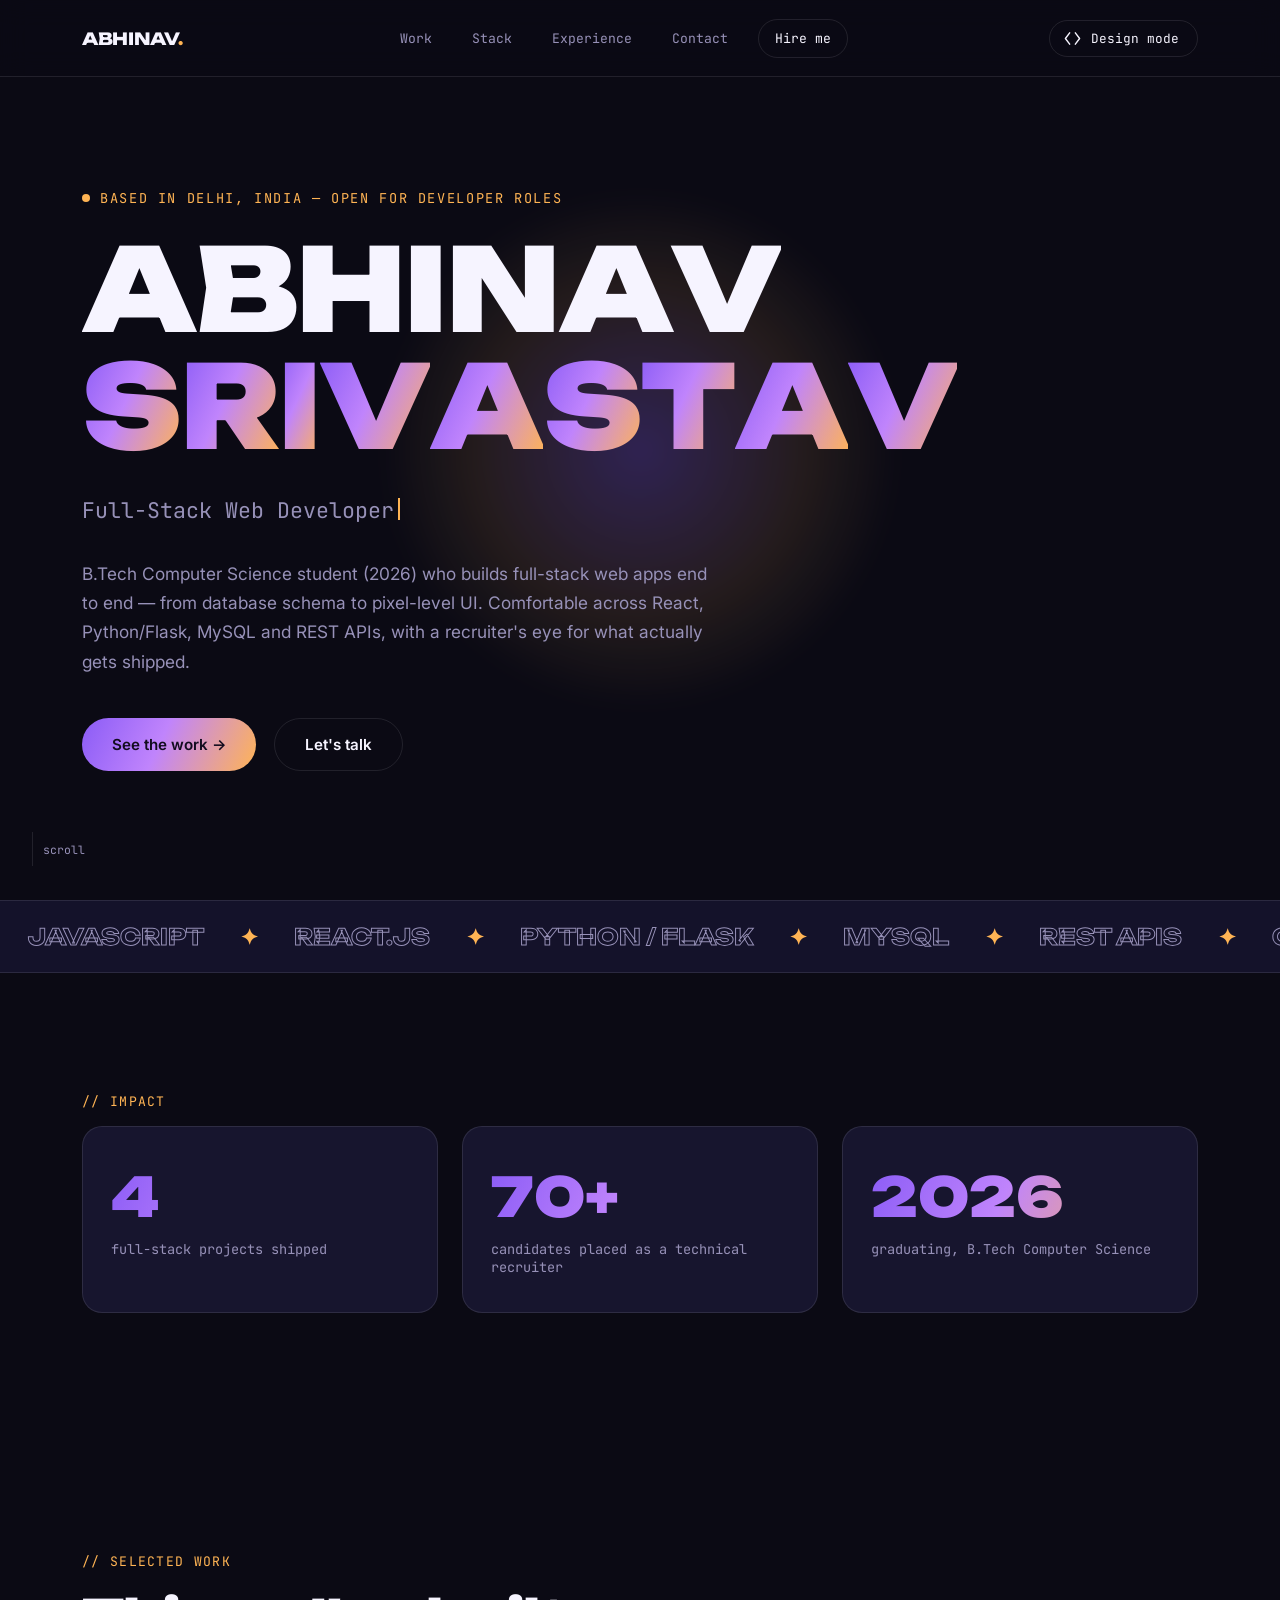
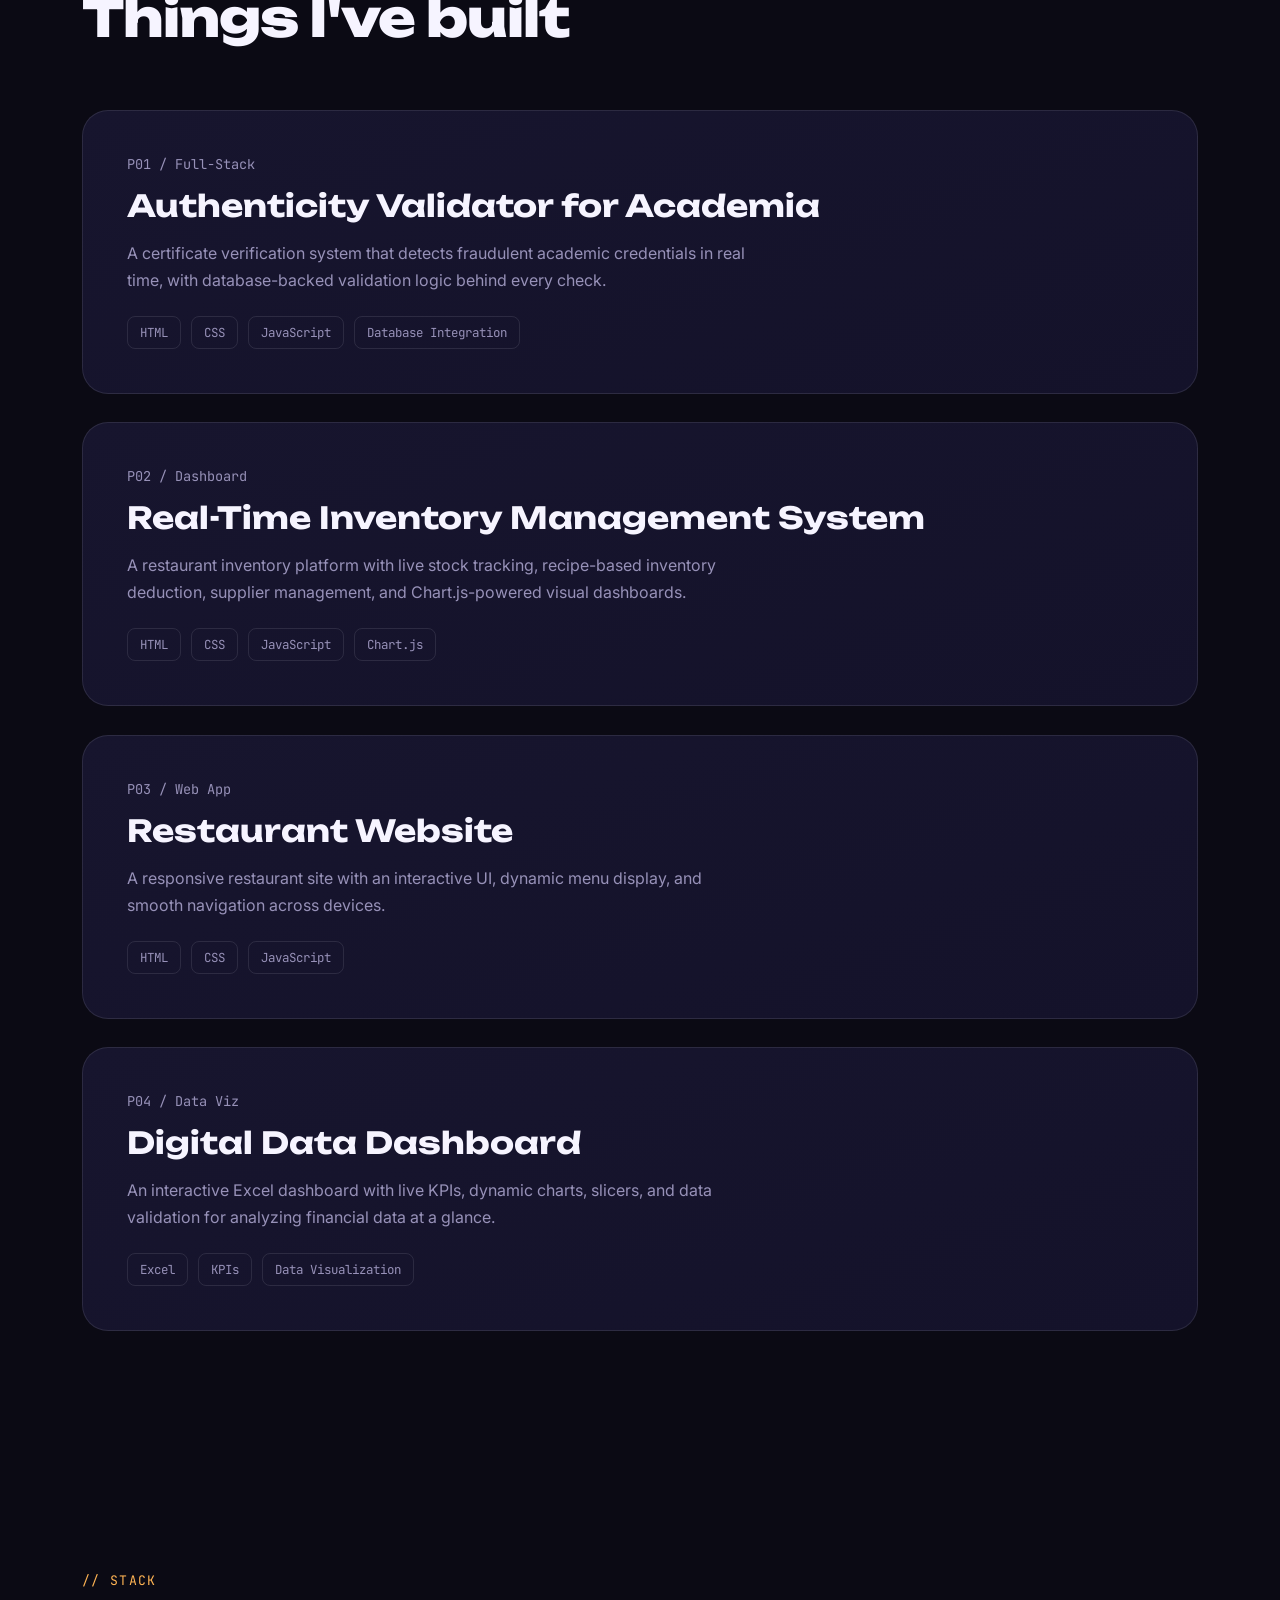
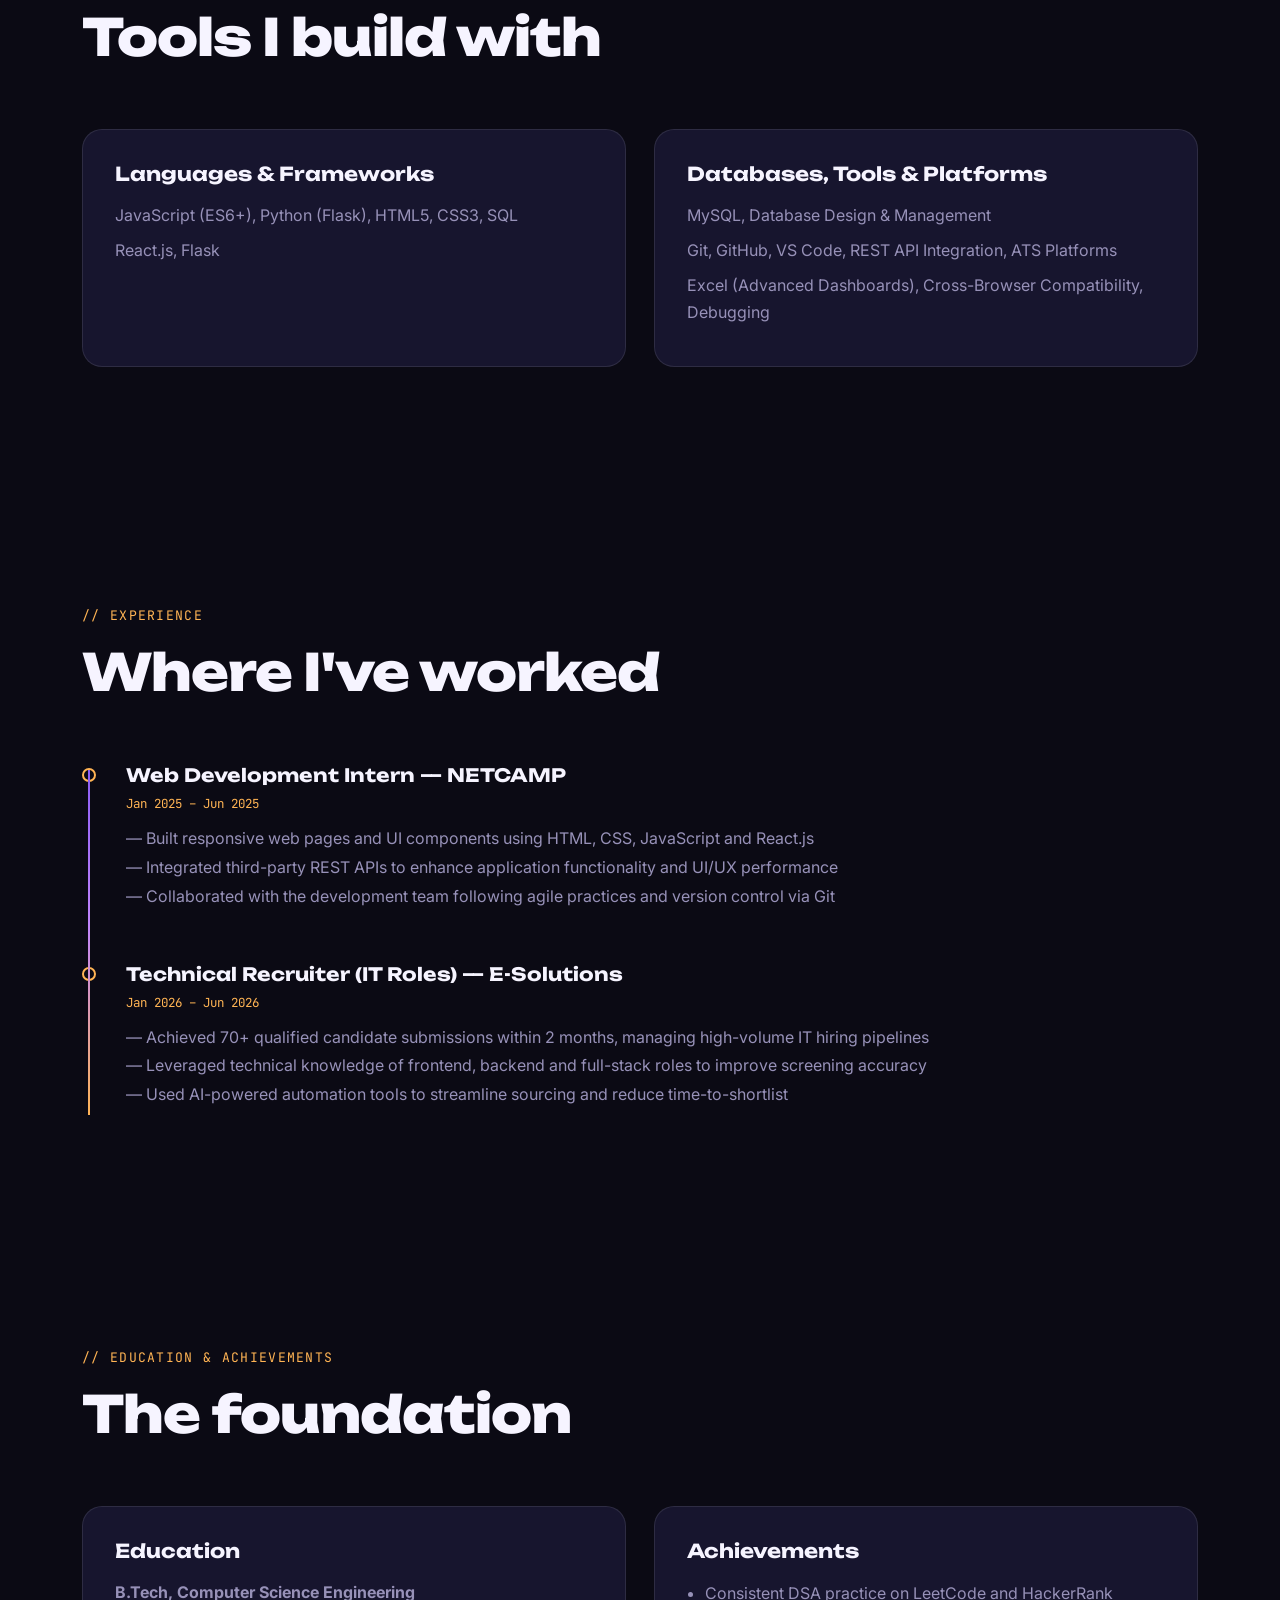
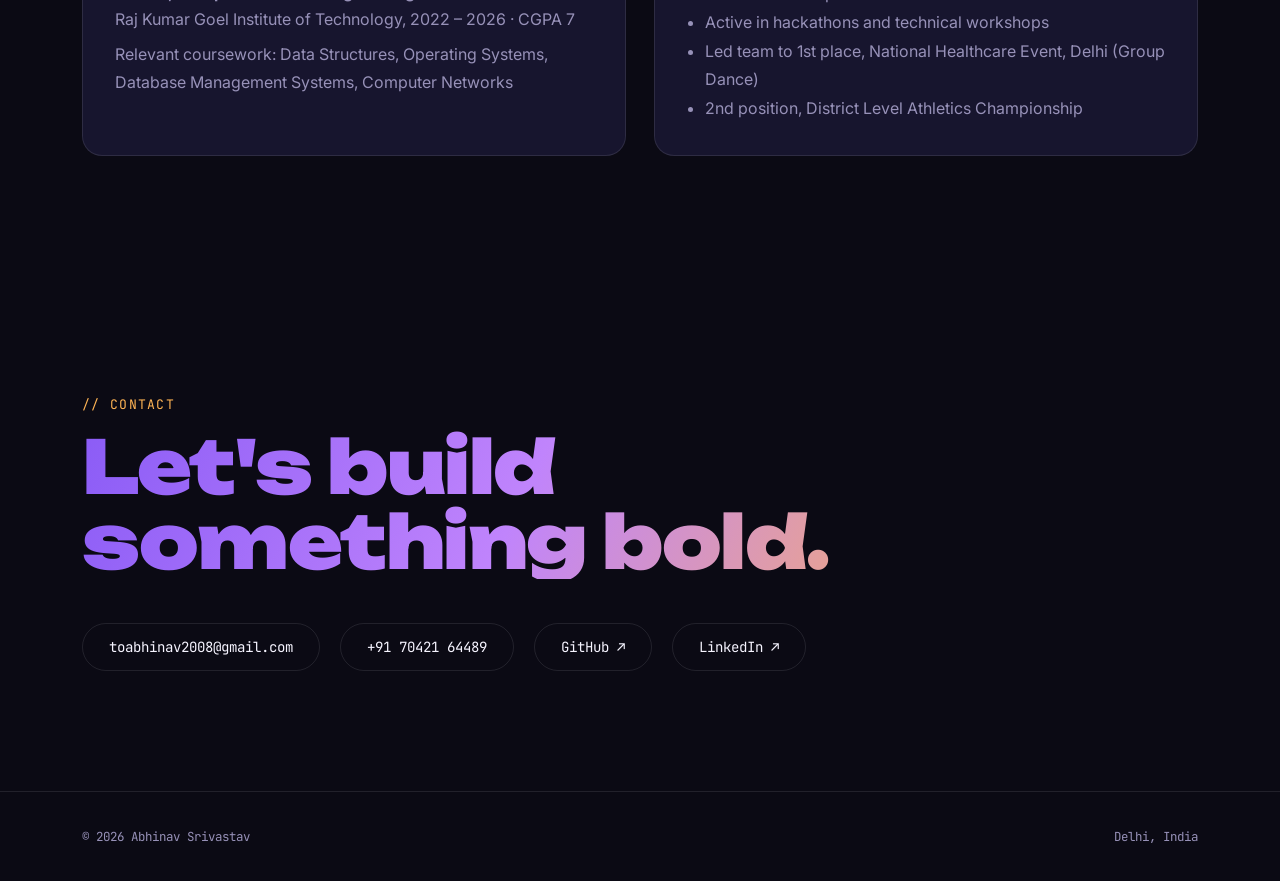
<file: index.html>
<!DOCTYPE html>
<html lang="en">
<head>
<meta charset="UTF-8">
<meta name="viewport" content="width=device-width, initial-scale=1.0">
<title>Abhinav Srivastav — Web Developer & Graphic Designer</title>
<link rel="stylesheet" href="style.css">
</head>
<body data-mode="dev">

<div id="cursor-glow"></div>
<div id="reg-cursor" aria-hidden="true">
  <span class="reg-ring reg-c"></span>
  <span class="reg-ring reg-m"></span>
  <span class="reg-ring reg-y"></span>
  <span class="reg-cross"></span>
</div>

<!-- printing-press mode transition -->
<div id="mode-transition" aria-hidden="true">
  <div class="press-bar bar-c"></div>
  <div class="press-bar bar-m"></div>
  <div class="press-bar bar-y"></div>
  <div class="press-bar bar-k"></div>
</div>

<nav>
  <div class="wrap">
    <div class="logo">ABHINAV<span>.</span></div>

    <div class="navlinks navlinks-dev">
      <a href="#work">Work</a>
      <a href="#stack">Stack</a>
      <a href="#experience">Experience</a>
      <a href="#contact">Contact</a>
      <a href="mailto:toabhinav2008@gmail.com" class="resume-btn">Hire me</a>
    </div>

    <div class="navlinks navlinks-design">
      <a href="#d-work">Work</a>
      <a href="#d-craft">Craft</a>
      <a href="#d-process">Process</a>
      <a href="#d-contact">Contact</a>
      <a href="mailto:toabhinav2008@gmail.com" class="resume-btn">Hire me</a>
    </div>

    <button id="mode-toggle" class="mode-toggle" type="button" aria-label="Switch to graphic design portfolio">
      <svg class="toggle-icon icon-code" viewBox="0 0 24 24" fill="none"><path d="M8 4L2 12L8 20" stroke="currentColor" stroke-width="2" stroke-linecap="round" stroke-linejoin="round"/><path d="M16 4L22 12L16 20" stroke="currentColor" stroke-width="2" stroke-linecap="round" stroke-linejoin="round"/></svg>
      <svg class="toggle-icon icon-brush" viewBox="0 0 24 24" fill="none"><path d="M4 20c0-3 2-5 5-5s5 2 5 5" stroke="currentColor" stroke-width="2" stroke-linecap="round"/><path d="M9.5 15L18 4.5c.8-1 2.3-1 3 0 .8 1 .6 2.4-.4 3.2L11 15" stroke="currentColor" stroke-width="2" stroke-linecap="round" stroke-linejoin="round"/><circle cx="7" cy="19" r="1.4" fill="currentColor"/></svg>
      <span class="toggle-label">
        <span class="toggle-word word-design">Design mode</span>
        <span class="toggle-word word-dev">Dev mode</span>
      </span>
    </button>
  </div>
</nav>

<div id="dev-view" class="view is-active">

<header class="hero">
  <div class="wrap">
    <div class="hero-eyebrow">based in delhi, india — open for developer roles</div>

    <h1 class="kinetic" id="kinetic-title" aria-label="Abhinav Srivastav"></h1>

    <div class="role-line"><span id="role-text"></span><span class="cursor-blink"></span></div>

    <p class="hero-sub">B.Tech Computer Science student (2026) who builds full-stack web apps end to end — from database schema to pixel-level UI. Comfortable across React, Python/Flask, MySQL and REST APIs, with a recruiter's eye for what actually gets shipped.</p>

    <div class="hero-cta">
      <a href="#work" class="btn btn-primary">See the work →</a>
      <a href="#contact" class="btn btn-ghost">Let's talk</a>
    </div>
  </div>
  <div class="scroll-hint"><div class="bar"></div>scroll</div>
</header>

<div class="marquee-band">
  <div class="marquee-track" id="marquee-track">
    <!-- filled by JS: duplicated for seamless loop -->
  </div>
</div>

<section id="impact">
  <div class="wrap">
    <div class="section-label reveal">// impact</div>
    <div class="stats-grid reveal">
      <div class="stat-card">
        <div class="stat-num" data-count="4">0</div>
        <div class="stat-label">full-stack projects shipped</div>
      </div>
      <div class="stat-card">
        <div class="stat-num" data-count="70" data-suffix="+">0</div>
        <div class="stat-label">candidates placed as a technical recruiter</div>
      </div>
      <div class="stat-card">
        <div class="stat-num" data-count="2026">0</div>
        <div class="stat-label">graduating, B.Tech Computer Science</div>
      </div>
    </div>
  </div>
</section>

<section id="work">
  <div class="wrap">
    <div class="section-label reveal">// selected work</div>
    <h2 class="section-title reveal">Things I've built</h2>

    <div class="project-list">
      <div class="project-card reveal" data-tilt>
        <div class="project-top">
          <div class="project-index">P01 / Full-Stack</div>
        </div>
        <h3>Authenticity Validator for Academia</h3>
        <p>A certificate verification system that detects fraudulent academic credentials in real time, with database-backed validation logic behind every check.</p>
        <div class="tag-row">
          <span class="tag">HTML</span><span class="tag">CSS</span><span class="tag">JavaScript</span><span class="tag">Database Integration</span>
        </div>
      </div>

      <div class="project-card reveal" data-tilt>
        <div class="project-top">
          <div class="project-index">P02 / Dashboard</div>
        </div>
        <h3>Real-Time Inventory Management System</h3>
        <p>A restaurant inventory platform with live stock tracking, recipe-based inventory deduction, supplier management, and Chart.js-powered visual dashboards.</p>
        <div class="tag-row">
          <span class="tag">HTML</span><span class="tag">CSS</span><span class="tag">JavaScript</span><span class="tag">Chart.js</span>
        </div>
      </div>

      <div class="project-card reveal" data-tilt>
        <div class="project-top">
          <div class="project-index">P03 / Web App</div>
        </div>
        <h3>Restaurant Website</h3>
        <p>A responsive restaurant site with an interactive UI, dynamic menu display, and smooth navigation across devices.</p>
        <div class="tag-row">
          <span class="tag">HTML</span><span class="tag">CSS</span><span class="tag">JavaScript</span>
        </div>
      </div>

      <div class="project-card reveal" data-tilt>
        <div class="project-top">
          <div class="project-index">P04 / Data Viz</div>
        </div>
        <h3>Digital Data Dashboard</h3>
        <p>An interactive Excel dashboard with live KPIs, dynamic charts, slicers, and data validation for analyzing financial data at a glance.</p>
        <div class="tag-row">
          <span class="tag">Excel</span><span class="tag">KPIs</span><span class="tag">Data Visualization</span>
        </div>
      </div>
    </div>
  </div>
</section>

<section id="stack">
  <div class="wrap">
    <div class="section-label reveal">// stack</div>
    <h2 class="section-title reveal">Tools I build with</h2>
    <div class="two-col reveal">
      <div class="info-card">
        <h3>Languages & Frameworks</h3>
        <p>JavaScript (ES6+), Python (Flask), HTML5, CSS3, SQL</p>
        <p>React.js, Flask</p>
      </div>
      <div class="info-card">
        <h3>Databases, Tools & Platforms</h3>
        <p>MySQL, Database Design & Management</p>
        <p>Git, GitHub, VS Code, REST API Integration, ATS Platforms</p>
        <p>Excel (Advanced Dashboards), Cross-Browser Compatibility, Debugging</p>
      </div>
    </div>
  </div>
</section>

<section id="experience">
  <div class="wrap">
    <div class="section-label reveal">// experience</div>
    <h2 class="section-title reveal">Where I've worked</h2>

    <div class="timeline reveal">
      <div class="tl-item">
        <div class="tl-dot"></div>
        <h3>Web Development Intern — NETCAMP</h3>
        <div class="tl-date">Jan 2025 – Jun 2025</div>
        <ul>
          <li>Built responsive web pages and UI components using HTML, CSS, JavaScript and React.js</li>
          <li>Integrated third-party REST APIs to enhance application functionality and UI/UX performance</li>
          <li>Collaborated with the development team following agile practices and version control via Git</li>
        </ul>
      </div>
      <div class="tl-item">
        <div class="tl-dot"></div>
        <h3>Technical Recruiter (IT Roles) — E-Solutions</h3>
        <div class="tl-date">Jan 2026 – Jun 2026</div>
        <ul>
          <li>Achieved 70+ qualified candidate submissions within 2 months, managing high-volume IT hiring pipelines</li>
          <li>Leveraged technical knowledge of frontend, backend and full-stack roles to improve screening accuracy</li>
          <li>Used AI-powered automation tools to streamline sourcing and reduce time-to-shortlist</li>
        </ul>
      </div>
    </div>
  </div>
</section>

<section id="education">
  <div class="wrap">
    <div class="section-label reveal">// education & achievements</div>
    <h2 class="section-title reveal">The foundation</h2>
    <div class="two-col reveal">
      <div class="info-card">
        <h3>Education</h3>
        <p><strong>B.Tech, Computer Science Engineering</strong><br>Raj Kumar Goel Institute of Technology, 2022 – 2026 · CGPA 7</p>
        <p>Relevant coursework: Data Structures, Operating Systems, Database Management Systems, Computer Networks</p>
      </div>
      <div class="info-card">
        <h3>Achievements</h3>
        <ul>
          <li>Consistent DSA practice on LeetCode and HackerRank</li>
          <li>Active in hackathons and technical workshops</li>
          <li>Led team to 1st place, National Healthcare Event, Delhi (Group Dance)</li>
          <li>2nd position, District Level Athletics Championship</li>
        </ul>
      </div>
    </div>
  </div>
</section>

<section id="contact" class="contact-section">
  <div class="wrap">
    <div class="section-label reveal">// contact</div>
    <h2 class="contact-headline reveal">Let's build<br>something bold.</h2>
    <div class="contact-links reveal">
      <a href="mailto:toabhinav2008@gmail.com">toabhinav2008@gmail.com</a>
      <a href="tel:+917042164489">+91 70421 64489</a>
      <a href="https://github.com/Abhinav2283" target="_blank" rel="noopener">GitHub ↗</a>
      <a href="http://www.linkedin.com/in/srivastavabhinav28" target="_blank" rel="noopener">LinkedIn ↗</a>
    </div>
  </div>
</section>

<footer>
  <div class="wrap">
    <span>© 2026 Abhinav Srivastav</span>
    <span>Delhi, India</span>
  </div>
</footer>

</div><!-- /#dev-view -->

<div id="designer-view" class="view">

<header class="d-hero">
  <span class="crop crop-tl"></span><span class="crop crop-tr"></span>
  <span class="crop crop-bl"></span><span class="crop crop-br"></span>
  <div class="wrap">
    <div class="d-eyebrow">based in delhi, india — open for design work <span class="reg-mark">◎</span></div>

    <h1 class="d-kinetic" id="d-kinetic-title" aria-label="Abhinav Creates"></h1>

    <div class="d-role-line"><span id="d-role-text"></span><span class="d-cursor-blink"></span></div>

    <p class="d-hero-sub">Graphic designer who thinks in grids, type and colour before pixels. I turn a one-line brief into a brand mark, a poster, a feed — with a coder's attention to detail and a designer's eye for restraint.</p>

    <div class="d-hero-cta">
      <a href="#d-work" class="d-btn d-btn-primary">See the craft →</a>
      <a href="#d-contact" class="d-btn d-btn-ghost">Let's talk</a>
    </div>
  </div>
  <div class="d-scroll-hint"><div class="d-bar"></div>scroll</div>
</header>

<div class="d-marquee-band">
  <div class="d-marquee-track" id="d-marquee-track"></div>
</div>

<section id="d-impact">
  <div class="wrap">
    <div class="d-label reveal">◎ impact</div>
    <div class="d-stats-grid reveal">
      <div class="d-stat-card">
        <div class="d-stat-num" data-count="2">0</div>
        <div class="d-stat-label">design projects: social media & campaign creative</div>
      </div>
      <div class="d-stat-card">
        <div class="d-stat-num" data-count="6" data-suffix="+">0</div>
        <div class="d-stat-label">design tools in the kit</div>
      </div>
      <div class="d-stat-card">
        <div class="d-stat-num" data-count="2026">0</div>
        <div class="d-stat-label">building a design practice alongside code</div>
      </div>
    </div>
  </div>
</section>

<section id="d-work">
  <div class="wrap">
    <div class="d-label reveal">◎ selected craft</div>
    <h2 class="d-title reveal">Things I've designed</h2>
    <p class="d-title-note reveal">Click a project to open the full case study.</p>

    <div class="d-project-grid">
      <div class="d-card reveal" data-project="social" tabindex="0" role="button" aria-haspopup="dialog">
        <div class="d-card-art" data-art="social">
          <svg viewBox="0 0 200 200" class="d-art-svg"><rect x="52" y="20" width="96" height="160" rx="18" class="art-frame"/><rect x="66" y="46" width="68" height="68" rx="10" class="art-c"/><circle cx="100" cy="80" r="18" class="art-m"/><rect x="66" y="128" width="68" height="10" class="art-y-block"/></svg>
          <span class="d-card-view">View case study →</span>
        </div>
        <div class="d-card-body">
          <div class="d-card-tag">Social media & event design</div>
          <h3>Social Media Design — College Society</h3>
          <p>Promotional posters, banners and social graphics for college events, built to a consistent branding system.</p>
          <div class="d-tag-row"><span class="d-tag">Photoshop</span><span class="d-tag">Illustrator</span><span class="d-tag">Canva</span></div>
        </div>
      </div>

      <div class="d-card reveal" data-project="ngo" tabindex="0" role="button" aria-haspopup="dialog">
        <div class="d-card-art" data-art="ngo">
          <svg viewBox="0 0 200 200" class="d-art-svg"><circle cx="100" cy="95" r="58" class="art-frame"/><path d="M100 68c-9-14-32-10-32 8 0 20 32 40 32 40s32-20 32-40c0-18-23-22-32-8z" class="art-m"/><rect x="70" y="150" width="60" height="10" rx="5" class="art-y-block"/></svg>
          <span class="d-card-view">View case study →</span>
        </div>
        <div class="d-card-body">
          <div class="d-card-tag">Awareness campaign</div>
          <h3>Awareness Campaign Design — NGO</h3>
          <p>Social posts, posters and campaign creatives designed to communicate an NGO's message clearly online and offline.</p>
          <div class="d-tag-row"><span class="d-tag">Photoshop</span><span class="d-tag">Illustrator</span><span class="d-tag">Canva</span></div>
        </div>
      </div>
    </div>
  </div>
</section>

<!-- project case-study modal -->
<div id="d-project-modal" class="d-modal" aria-hidden="true" role="dialog" aria-modal="true">
  <div class="d-modal-backdrop" data-close></div>
  <div class="d-modal-panel">
    <button class="d-modal-close" type="button" data-close aria-label="Close case study">✕</button>
    <div class="d-modal-art"></div>
    <div class="d-modal-tag"></div>
    <h3 class="d-modal-title"></h3>
    <ul class="d-modal-bullets"></ul>
    <div class="d-tag-row d-modal-tools"></div>
  </div>
</div>

<section id="d-craft">
  <div class="wrap">
    <div class="d-label reveal">◎ craft</div>
    <h2 class="d-title reveal">What's on the palette</h2>
    <div class="d-two-col reveal">
      <div class="d-info-card">
        <h3>Software</h3>
        <p>Adobe Photoshop, Adobe Illustrator, Blender, CorelDRAW, Canva, Figma</p>
        <p>MS Excel, Word & PowerPoint for decks and presentation design</p>
      </div>
      <div class="d-info-card">
        <h3>Discipline</h3>
        <p>Branding & identity, typography & colour theory, social media & campaign creatives, poster and print design, visual storytelling</p>
        <p>A developer's habit of documenting design decisions and keeping files organised and reusable</p>
      </div>
    </div>
  </div>
</section>

<section id="d-process">
  <div class="wrap">
    <div class="d-label reveal">◎ process</div>
    <h2 class="d-title reveal">How a brief becomes a design</h2>
    <div class="d-timeline reveal">
      <div class="d-tl-item">
        <div class="d-tl-dot"></div>
        <h3>Brief & reference</h3>
        <div class="d-tl-date">Step 01</div>
        <p>Understand the audience and constraints first — mood boards and references before any pixels.</p>
      </div>
      <div class="d-tl-item">
        <div class="d-tl-dot"></div>
        <h3>Type & grid</h3>
        <div class="d-tl-date">Step 02</div>
        <p>Lock the type scale and grid early so every later decision has a structure to sit inside.</p>
      </div>
      <div class="d-tl-item">
        <div class="d-tl-dot"></div>
        <h3>Colour & system</h3>
        <div class="d-tl-date">Step 03</div>
        <p>Build a small, deliberate palette and apply it consistently across every touchpoint.</p>
      </div>
      <div class="d-tl-item">
        <div class="d-tl-dot"></div>
        <h3>Proof & ship</h3>
        <div class="d-tl-date">Step 04</div>
        <p>Check at real scale — sleeve, screen, storefront — before calling anything final.</p>
      </div>
    </div>
  </div>
</section>

<section id="d-contact" class="d-contact-section">
  <div class="wrap">
    <div class="d-label reveal">◎ contact</div>
    <h2 class="d-contact-headline reveal">Got a brief?<br>Let's design it.</h2>
    <div class="d-contact-links reveal">
      <a href="mailto:toabhinav2008@gmail.com">toabhinav2008@gmail.com</a>
      <a href="tel:+917042164489">+91 70421 64489</a>
      <a href="https://github.com/Abhinav2283" target="_blank" rel="noopener">GitHub ↗</a>
      <a href="http://www.linkedin.com/in/srivastavabhinav28" target="_blank" rel="noopener">LinkedIn ↗</a>
    </div>
  </div>
</section>

<footer class="d-footer">
  <div class="wrap">
    <span>© 2026 Abhinav Srivastav</span>
    <span>Delhi, India</span>
  </div>
</footer>

</div><!-- /#designer-view -->

<script src="script.js"></script>
</body>
</html>
</file>
<file: style.css>
@import url('https://fonts.googleapis.com/css2?family=Unbounded:wght@400;600;700;800;900&family=Inter:wght@400;500;600;700&family=JetBrains+Mono:wght@400;500;600&family=Fraunces:opsz,wght@9..144,500;9..144,600;9..144,700;9..144,900&family=Space+Grotesk:wght@400;500;600;700&display=swap');

:root{
  --bg: #0B0A14;
  --bg-soft: #14122A;
  --bg-card: #17152E;
  --ink: #F6F4FF;
  --ink-dim: #9791B8;
  --line: rgba(246,244,255,0.10);
  --violet: #8B5CF6;
  --amber: #FFB454;
  --grad: linear-gradient(115deg, #8B5CF6 0%, #C084FC 45%, #FFB454 100%);
  --display: 'Unbounded', sans-serif;
  --body: 'Inter', sans-serif;
  --mono: 'JetBrains Mono', monospace;
  --max: 1180px;

  /* ---- graphic-design theme tokens (paper + process-colour) ---- */
  --d-paper: #EFEAE0;
  --d-paper-soft: #E6E0D3;
  --d-card: #F7F4EC;
  --d-ink: #1C1815;
  --d-ink-dim: #6E6558;
  --d-line: rgba(28,24,21,0.14);
  --d-cyan: #00AEEF;
  --d-magenta: #E8207A;
  --d-yellow: #FFC400;
  --d-display: 'Fraunces', serif;
  --d-body: 'Space Grotesk', sans-serif;
}

/* ---------- view switching ---------- */
.view{display:none;}
.view.is-active{display:block;}
body{transition:background 200ms ease;}
body[data-mode="design"]{background:var(--d-paper);}

*{box-sizing:border-box; margin:0; padding:0;}
html{scroll-behavior:smooth;}
body{
  background:var(--bg);
  color:var(--ink);
  font-family:var(--body);
  overflow-x:hidden;
  -webkit-font-smoothing:antialiased;
}
::selection{background:var(--violet); color:#fff;}
a{color:inherit; text-decoration:none;}
img{max-width:100%; display:block;}
.wrap{max-width:var(--max); margin:0 auto; padding:0 32px;}

/* background glow blob that follows cursor */
#cursor-glow{
  position:fixed; top:0; left:0; width:520px; height:520px;
  border-radius:50%;
  background:radial-gradient(circle, rgba(139,92,246,0.28), rgba(255,180,84,0.10) 45%, transparent 70%);
  pointer-events:none;
  transform:translate(-50%,-50%);
  z-index:0;
  filter:blur(10px);
  transition:opacity 400ms ease;
  mix-blend-mode:screen;
}

/* ---------- nav ---------- */
nav{
  position:fixed; top:0; left:0; right:0; z-index:100;
  backdrop-filter:blur(14px);
  background:rgba(11,10,20,0.55);
  border-bottom:1px solid var(--line);
}
nav .wrap{display:flex; align-items:center; justify-content:space-between; gap:18px; height:76px;}

/* dual navlink sets: only the active mode's links show */
.navlinks.navlinks-design{display:none;}
body[data-mode="design"] .navlinks.navlinks-dev{display:none;}
body[data-mode="design"] .navlinks.navlinks-design{display:flex;}
body[data-mode="design"] nav{
  background:rgba(239,234,224,0.72);
  border-bottom:1px solid var(--d-line);
}
body[data-mode="design"] .logo{color:var(--d-ink);}
body[data-mode="design"] .logo span{color:var(--d-magenta);}
body[data-mode="design"] .navlinks a{color:var(--d-ink-dim); font-family:var(--d-body);}
body[data-mode="design"] .navlinks a:hover{color:var(--d-ink);}
body[data-mode="design"] .navlinks .resume-btn{border-color:var(--d-line); color:var(--d-ink);}
body[data-mode="design"] .navlinks .resume-btn:hover{border-color:var(--d-magenta); color:var(--d-magenta);}

/* ---------- mode toggle button ---------- */
.mode-toggle{
  display:flex; align-items:center; gap:10px;
  padding:9px 18px 9px 14px;
  border-radius:999px;
  border:1px solid var(--line);
  background:transparent;
  color:var(--ink);
  cursor:pointer;
  font-family:var(--mono); font-size:0.8rem;
  flex-shrink:0;
  transition:border-color 240ms ease, background 240ms ease, transform 200ms ease;
}
.mode-toggle:hover{border-color:var(--amber); transform:translateY(-2px);}
.mode-toggle:active{transform:translateY(0);}
.toggle-icon{width:17px; height:17px; flex-shrink:0;}
.icon-brush{display:none;}
.toggle-word{display:none; white-space:nowrap;}
.word-design{display:inline;}
body[data-mode="design"] .mode-toggle{border-color:var(--d-line); color:var(--d-ink);}
body[data-mode="design"] .mode-toggle:hover{border-color:var(--d-magenta);}
body[data-mode="design"] .icon-code{display:none;}
body[data-mode="design"] .icon-brush{display:block;}
body[data-mode="design"] .word-design{display:none;}
body[data-mode="design"] .word-dev{display:inline;}

@media (max-width:900px){
  .toggle-label{display:none;}
  .mode-toggle{padding:9px; }
}

/* ---------- registration-mark cursor (designer mode signature) ---------- */
#reg-cursor{
  position:fixed; top:0; left:0; width:0; height:0;
  pointer-events:none; z-index:99; opacity:0;
  transition:opacity 300ms ease;
}
body[data-mode="design"] #reg-cursor{opacity:1;}
body[data-mode="design"] #cursor-glow{display:none;}
.reg-ring{
  position:absolute; top:-9px; left:-9px; width:18px; height:18px;
  border:1.4px solid; border-radius:50%; mix-blend-mode:multiply;
}
.reg-c{border-color:var(--d-cyan); transform:translate(-3px,-1px);}
.reg-m{border-color:var(--d-magenta); transform:translate(2px,1px);}
.reg-y{border-color:var(--d-yellow); transform:translate(0px,3px);}
.reg-cross{
  position:absolute; top:-1px; left:-1px; width:2px; height:2px;
  background:var(--d-ink);
}
.reg-cross::before, .reg-cross::after{content:''; position:absolute; background:var(--d-ink);}
.reg-cross::before{width:14px; height:1px; top:0; left:-6px;}
.reg-cross::after{width:1px; height:14px; top:-6px; left:0;}

/* ---------- printing-press mode transition ---------- */
#mode-transition{
  position:fixed; inset:0; z-index:200; pointer-events:none;
}
.press-bar{
  position:absolute; inset:0; transform:translateX(-100%);
}
.press-bar.bar-c{background:var(--d-cyan);}
.press-bar.bar-m{background:var(--d-magenta);}
.press-bar.bar-y{background:var(--d-yellow);}
.press-bar.bar-k{background:#141014;}
#mode-transition.running .bar-c{animation:pressSweep 900ms cubic-bezier(.76,0,.24,1) 0ms both;}
#mode-transition.running .bar-m{animation:pressSweep 900ms cubic-bezier(.76,0,.24,1) 60ms both;}
#mode-transition.running .bar-y{animation:pressSweep 900ms cubic-bezier(.76,0,.24,1) 120ms both;}
#mode-transition.running .bar-k{animation:pressSweep 900ms cubic-bezier(.76,0,.24,1) 180ms both;}
@keyframes pressSweep{
  0%{transform:translateX(-100%);}
  45%{transform:translateX(0%);}
  55%{transform:translateX(0%);}
  100%{transform:translateX(100%);}
}
.logo{
  font-family:var(--display); font-weight:800; font-size:1.05rem;
  letter-spacing:-0.02em;
}
.logo span{color:var(--amber);}
.navlinks{display:flex; gap:8px; align-items:center;}
.navlinks a{
  position:relative;
  font-family:var(--mono); font-size:0.82rem;
  padding:10px 16px;
  color:var(--ink-dim);
  transition:color 240ms ease;
}
.navlinks a:hover{color:var(--ink);}
.navlinks .resume-btn{
  border:1px solid var(--line);
  border-radius:999px;
  color:var(--ink);
  margin-left:6px;
}
.navlinks .resume-btn:hover{border-color:var(--amber); color:var(--amber);}

/* ---------- hero ---------- */
.hero{
  min-height:100svh;
  display:flex; flex-direction:column; justify-content:center;
  position:relative; z-index:1;
  padding:140px 0 80px;
}
.hero-eyebrow{
  font-family:var(--mono); font-size:0.85rem; letter-spacing:0.12em;
  text-transform:uppercase; color:var(--amber);
  display:flex; align-items:center; gap:10px; margin-bottom:28px;
  opacity:0; animation:rise 700ms ease forwards; animation-delay:120ms;
}
.hero-eyebrow::before{
  content:''; width:8px; height:8px; border-radius:50%; background:var(--amber);
  box-shadow:0 0 0 0 rgba(255,180,84,.6);
  animation:ping 2.4s ease-in-out infinite;
}
@keyframes ping{
  0%{box-shadow:0 0 0 0 rgba(255,180,84,.5);}
  70%{box-shadow:0 0 0 10px rgba(255,180,84,0);}
  100%{box-shadow:0 0 0 0 rgba(255,180,84,0);}
}

.kinetic{
  font-family:var(--display);
  font-weight:900;
  font-size:clamp(2.8rem, 9vw, 7.2rem);
  line-height:0.94;
  letter-spacing:-0.02em;
  display:flex;
  flex-wrap:wrap;
}
.kinetic .line{display:flex; overflow:hidden; padding-bottom:0.08em;}
.kinetic .letter{
  display:inline-block;
  opacity:0;
  transform:translateY(110%) rotate(6deg);
  animation:letterIn 780ms cubic-bezier(.16,1,.3,1) forwards;
  transition:color 240ms ease, text-shadow 240ms ease;
}
.kinetic .letter:hover{
  color:var(--amber);
}
.kinetic .line.grad .letter{
  background:var(--grad);
  -webkit-background-clip:text;
  background-clip:text;
  color:transparent;
}
@keyframes letterIn{
  to{opacity:1; transform:translateY(0) rotate(0);}
}

.role-line{
  margin-top:26px;
  font-family:var(--mono);
  font-size:clamp(1rem, 2vw, 1.35rem);
  color:var(--ink-dim);
  min-height:1.6em;
}
.role-line .cursor-blink{
  display:inline-block; width:2px; height:1em; background:var(--amber);
  margin-left:4px; vertical-align:-2px;
  animation:blink 1s steps(1) infinite;
}
@keyframes blink{50%{opacity:0;}}

.hero-sub{
  margin-top:28px;
  max-width:58ch;
  font-size:1.08rem;
  line-height:1.7;
  color:var(--ink-dim);
  opacity:0; animation:rise 700ms ease forwards; animation-delay:900ms;
}
.hero-cta{
  margin-top:42px;
  display:flex; gap:18px; flex-wrap:wrap;
  opacity:0; animation:rise 700ms ease forwards; animation-delay:1050ms;
}
@keyframes rise{
  from{opacity:0; transform:translateY(16px);}
  to{opacity:1; transform:translateY(0);}
}

.btn{
  position:relative;
  padding:16px 30px;
  border-radius:999px;
  font-family:var(--body); font-weight:600; font-size:0.95rem;
  display:inline-flex; align-items:center; gap:10px;
  transition:transform 260ms cubic-bezier(.16,1,.3,1);
}
.btn-primary{background:var(--grad); color:#120C1F;}
.btn-ghost{border:1px solid var(--line); color:var(--ink);}
.btn:hover{transform:translateY(-3px);}

.scroll-hint{
  position:absolute; bottom:34px; left:32px;
  font-family:var(--mono); font-size:0.72rem; color:var(--ink-dim);
  display:flex; align-items:center; gap:10px;
  opacity:0; animation:rise 700ms ease forwards; animation-delay:1300ms;
}
.scroll-hint .bar{
  width:1px; height:34px; background:var(--line); position:relative; overflow:hidden;
}
.scroll-hint .bar::after{
  content:''; position:absolute; top:-100%; left:0; width:100%; height:100%;
  background:var(--amber); animation:scrollbar 1.8s ease-in-out infinite;
}
@keyframes scrollbar{
  0%{top:-100%;} 50%{top:0;} 100%{top:100%;}
}

/* ---------- marquee ---------- */
.marquee-band{
  border-top:1px solid var(--line);
  border-bottom:1px solid var(--line);
  padding:22px 0;
  overflow:hidden;
  background:var(--bg-soft);
  position:relative; z-index:1;
}
.marquee-track{
  display:flex; width:max-content;
  animation:scroll-left 26s linear infinite;
}
.marquee-track span{
  font-family:var(--display); font-weight:700;
  font-size:1.4rem; text-transform:uppercase;
  color:transparent; -webkit-text-stroke:1px var(--ink-dim);
  padding:0 28px; white-space:nowrap;
}
.marquee-track span.dot{-webkit-text-stroke:0; color:var(--amber); padding:0 8px;}
@keyframes scroll-left{
  from{transform:translateX(0);}
  to{transform:translateX(-50%);}
}

/* ---------- sections ---------- */
section{padding:120px 0; position:relative; z-index:1;}
.section-label{
  font-family:var(--mono); font-size:0.82rem; color:var(--amber);
  letter-spacing:0.1em; text-transform:uppercase; margin-bottom:16px;
}
.section-title{
  font-family:var(--display); font-weight:800;
  font-size:clamp(2rem, 4vw, 3.2rem);
  letter-spacing:-0.02em; max-width:16ch;
  margin-bottom:60px;
}
.reveal{opacity:0; transform:translateY(30px); transition:opacity 800ms cubic-bezier(.16,1,.3,1), transform 800ms cubic-bezier(.16,1,.3,1);}
.reveal.is-visible{opacity:1; transform:translateY(0);}

/* stats */
.stats-grid{
  display:grid; grid-template-columns:repeat(3,1fr); gap:24px;
}
.stat-card{
  border:1px solid var(--line); border-radius:20px; padding:36px 28px;
  background:var(--bg-card);
}
.stat-num{
  font-family:var(--display); font-weight:900;
  font-size:clamp(2.4rem,5vw,3.4rem);
  background:var(--grad); -webkit-background-clip:text; background-clip:text; color:transparent;
}
.stat-label{margin-top:10px; color:var(--ink-dim); font-family:var(--mono); font-size:0.85rem;}

/* projects - tilt cards */
.project-list{display:flex; flex-direction:column; gap:28px;}
.project-card{
  border:1px solid var(--line);
  border-radius:26px;
  padding:44px;
  background:linear-gradient(160deg, var(--bg-card), var(--bg-soft));
  position:relative;
  overflow:hidden;
  transform-style:preserve-3d;
  transition:transform 120ms ease, border-color 300ms ease;
  will-change:transform;
}
.project-card::before{
  content:''; position:absolute; inset:0;
  background:radial-gradient(500px circle at var(--mx,50%) var(--my,50%), rgba(139,92,246,0.15), transparent 60%);
  opacity:0; transition:opacity 300ms ease; pointer-events:none;
}
.project-card:hover::before{opacity:1;}
.project-card:hover{border-color:rgba(255,180,84,0.4);}
.project-top{display:flex; justify-content:space-between; align-items:flex-start; gap:20px; flex-wrap:wrap;}
.project-index{font-family:var(--mono); color:var(--ink-dim); font-size:0.85rem;}
.project-card h3{
  font-family:var(--display); font-weight:700; font-size:clamp(1.3rem,2.4vw,1.9rem);
  margin-top:14px; margin-bottom:16px;
}
.project-card p{color:var(--ink-dim); line-height:1.7; max-width:62ch; margin-bottom:22px;}
.tag-row{display:flex; gap:10px; flex-wrap:wrap;}
.tag{
  font-family:var(--mono); font-size:0.78rem;
  border:1px solid var(--line); border-radius:8px; padding:7px 12px;
  color:var(--ink-dim);
}

/* experience timeline */
.timeline{position:relative; padding-left:44px;}
.timeline::before{
  content:''; position:absolute; left:6px; top:6px; bottom:6px; width:2px;
  background:var(--line);
}
.timeline::after{
  content:''; position:absolute; left:6px; top:6px; width:2px; height:0%;
  background:var(--grad);
  transition:height 1.4s cubic-bezier(.16,1,.3,1);
}
.timeline.is-visible::after{height:100%;}
.tl-item{position:relative; padding-bottom:52px;}
.tl-item:last-child{padding-bottom:0;}
.tl-dot{
  position:absolute; left:-44px; top:4px; width:14px; height:14px; border-radius:50%;
  background:var(--bg); border:2px solid var(--amber);
}
.tl-item h3{font-family:var(--display); font-weight:700; font-size:1.15rem;}
.tl-date{font-family:var(--mono); font-size:0.78rem; color:var(--amber); margin:8px 0 12px;}
.tl-item ul{list-style:none; color:var(--ink-dim); line-height:1.8;}
.tl-item ul li::before{content:'— '; color:var(--ink-dim);}

/* education + achievements */
.two-col{display:grid; grid-template-columns:1fr 1fr; gap:28px;}
.info-card{
  border:1px solid var(--line); border-radius:20px; padding:32px; background:var(--bg-card);
}
.info-card h3{font-family:var(--display); font-weight:700; font-size:1.2rem; margin-bottom:16px;}
.info-card p{color:var(--ink-dim); line-height:1.7; margin-bottom:8px;}
.info-card ul{color:var(--ink-dim); line-height:1.8; padding-left:18px;}

/* contact */
.contact-section{text-align:left;}
.contact-headline{
  font-family:var(--display); font-weight:900;
  font-size:clamp(2.2rem,6vw,4.6rem); line-height:1.02; letter-spacing:-0.02em;
  background:var(--grad); -webkit-background-clip:text; background-clip:text; color:transparent;
  max-width:14ch;
}
.contact-links{margin-top:44px; display:flex; gap:20px; flex-wrap:wrap;}
.contact-links a{
  border:1px solid var(--line); border-radius:999px; padding:14px 26px;
  font-family:var(--mono); font-size:0.88rem;
  transition:transform 240ms cubic-bezier(.16,1,.3,1), border-color 240ms ease, color 240ms ease;
}
.contact-links a:hover{border-color:var(--amber); color:var(--amber); transform:translateY(-3px);}

footer{
  border-top:1px solid var(--line); padding:36px 0; position:relative; z-index:1;
}
footer .wrap{display:flex; justify-content:space-between; flex-wrap:wrap; gap:12px;}
footer{font-family:var(--mono); font-size:0.78rem; color:var(--ink-dim);}

/* =========================================================
   GRAPHIC DESIGN PORTFOLIO (light, print / CMYK-inspired)
   ========================================================= */
#designer-view{
  background:var(--d-paper);
  color:var(--d-ink);
  font-family:var(--d-body);
  background-image:
    radial-gradient(circle at 1px 1px, rgba(28,24,21,0.05) 1px, transparent 0);
  background-size:22px 22px;
}
#designer-view section, #designer-view header, #designer-view footer{position:relative; z-index:1;}
#designer-view a{color:inherit;}

/* crop / registration marks — recurring print device */
.crop{position:absolute; width:26px; height:26px; z-index:2; opacity:0.55;}
.crop::before, .crop::after{content:''; position:absolute; background:var(--d-ink);}
.crop::before{width:100%; height:1.4px; top:0;}
.crop::after{width:1.4px; height:100%; left:0;}
.crop-tl{top:100px; left:24px;}
.crop-tr{top:100px; right:24px;}
.crop-tr::before{top:0; right:0; left:auto;}
.crop-tr::after{left:auto; right:0;}
.crop-bl{bottom:24px; left:24px;}
.crop-bl::before{top:auto; bottom:0;}
.crop-bl::after{top:auto; bottom:0;}
.crop-br{bottom:24px; right:24px;}
.crop-br::before{top:auto; bottom:0; right:0; left:auto;}
.crop-br::after{top:auto; bottom:0; left:auto; right:0;}

.d-hero{
  min-height:100svh; display:flex; flex-direction:column; justify-content:center;
  padding:150px 0 90px;
}
.d-eyebrow{
  font-family:var(--mono); font-size:0.82rem; letter-spacing:0.1em; text-transform:uppercase;
  color:var(--d-magenta); display:flex; align-items:center; gap:10px; margin-bottom:26px;
  opacity:0; animation:dRise 700ms ease forwards; animation-delay:120ms;
}
.reg-mark{color:var(--d-cyan); animation:regSpin 6s linear infinite;}
@keyframes regSpin{to{transform:rotate(360deg);}}

.d-kinetic{
  font-family:var(--d-display); font-weight:600; font-style:normal;
  font-size:clamp(2.6rem, 8.6vw, 6.6rem);
  line-height:0.98; letter-spacing:-0.01em;
  display:flex; flex-wrap:wrap;
}
.d-kinetic .d-line{display:flex; overflow:hidden; padding-bottom:0.1em; position:relative;}
.d-kinetic .d-letter{
  display:inline-block; opacity:0; transform:translateY(60%) skewY(4deg);
  animation:dLetterIn 620ms cubic-bezier(.16,1,.3,1) forwards;
}
.d-kinetic .d-line.d-ink-line .d-letter{color:var(--d-ink);}
.d-kinetic .d-line.d-accent-line .d-letter{
  color:var(--d-magenta); font-style:italic; font-weight:500;
}
@keyframes dLetterIn{to{opacity:1; transform:translateY(0) skewY(0);}}

.d-role-line{
  margin-top:24px; font-family:var(--mono); font-size:clamp(0.95rem,1.9vw,1.25rem);
  color:var(--d-ink-dim); min-height:1.6em;
}
.d-cursor-blink{
  display:inline-block; width:2px; height:1em; background:var(--d-magenta);
  margin-left:4px; vertical-align:-2px; animation:blink 1s steps(1) infinite;
}
.d-hero-sub{
  margin-top:26px; max-width:56ch; font-size:1.05rem; line-height:1.7; color:var(--d-ink-dim);
  opacity:0; animation:dRise 700ms ease forwards; animation-delay:850ms;
}
.d-hero-cta{
  margin-top:38px; display:flex; gap:16px; flex-wrap:wrap;
  opacity:0; animation:dRise 700ms ease forwards; animation-delay:1000ms;
}
@keyframes dRise{from{opacity:0; transform:translateY(14px);} to{opacity:1; transform:translateY(0);}}

.d-btn{
  padding:15px 28px; border-radius:6px; font-weight:600; font-size:0.94rem;
  display:inline-flex; align-items:center; gap:10px;
  transition:transform 240ms cubic-bezier(.16,1,.3,1), box-shadow 240ms ease;
}
.d-btn-primary{background:var(--d-ink); color:var(--d-paper);}
.d-btn-ghost{border:1.4px solid var(--d-ink); color:var(--d-ink);}
.d-btn:hover{transform:translate(-2px,-2px); box-shadow:4px 4px 0 var(--d-magenta);}
.d-btn-ghost:hover{box-shadow:4px 4px 0 var(--d-cyan);}

.d-scroll-hint{
  position:absolute; bottom:34px; left:32px; font-family:var(--mono); font-size:0.7rem;
  color:var(--d-ink-dim); display:flex; align-items:center; gap:10px;
  opacity:0; animation:dRise 700ms ease forwards; animation-delay:1250ms;
}
.d-bar{width:1px; height:32px; background:var(--d-line); position:relative; overflow:hidden;}
.d-bar::after{
  content:''; position:absolute; top:-100%; left:0; width:100%; height:100%;
  background:var(--d-magenta); animation:scrollbar 1.8s ease-in-out infinite;
}

/* marquee */
.d-marquee-band{
  border-top:1px solid var(--d-line); border-bottom:1px solid var(--d-line);
  padding:20px 0; overflow:hidden; background:var(--d-paper-soft);
}
.d-marquee-track{display:flex; width:max-content; animation:scroll-left 24s linear infinite;}
.d-marquee-track span{
  font-family:var(--d-display); font-weight:600; font-style:italic; font-size:1.3rem;
  color:var(--d-ink-dim); padding:0 26px; white-space:nowrap;
}
.d-marquee-track span.d-dot{color:var(--d-magenta); padding:0 8px; font-style:normal;}

/* sections */
#designer-view section{padding:110px 0;}
.d-label{
  font-family:var(--mono); font-size:0.8rem; color:var(--d-magenta);
  letter-spacing:0.08em; text-transform:uppercase; margin-bottom:16px;
}
.d-title{
  font-family:var(--d-display); font-weight:600; font-size:clamp(1.9rem,3.8vw,3rem);
  letter-spacing:-0.01em; max-width:18ch;
}
.d-title-note{color:var(--d-ink-dim); font-size:0.92rem; margin-top:14px; margin-bottom:50px; max-width:52ch;}

/* stats */
.d-stats-grid{display:grid; grid-template-columns:repeat(3,1fr); gap:22px;}
.d-stat-card{border:1px solid var(--d-line); border-radius:14px; padding:32px 26px; background:var(--d-card);}
.d-stat-num{
  font-family:var(--d-display); font-weight:700; font-size:clamp(2.2rem,4.6vw,3.1rem); color:var(--d-magenta);
}
.d-stat-label{margin-top:8px; color:var(--d-ink-dim); font-family:var(--mono); font-size:0.82rem;}

/* project cards with CMYK-misregistration hover */
.d-project-grid{display:grid; grid-template-columns:repeat(2,1fr); gap:26px;}
.d-card{
  border:1px solid var(--d-line); border-radius:16px; overflow:hidden;
  background:var(--d-card); display:flex; flex-direction:column;
  transition:transform 260ms cubic-bezier(.16,1,.3,1), box-shadow 260ms ease;
}
.d-card:hover{transform:translateY(-6px); box-shadow:8px 10px 0 rgba(28,24,21,0.08);}
.d-card-art{
  aspect-ratio:16/10; background:var(--d-paper-soft); position:relative; overflow:hidden;
  border-bottom:1px solid var(--d-line);
}
.d-art-svg{width:100%; height:100%;}
.art-c{fill:var(--d-cyan); mix-blend-mode:multiply;}
.art-m{fill:var(--d-magenta); mix-blend-mode:multiply;}
.art-y-line{fill:none; stroke:var(--d-yellow); stroke-width:10; mix-blend-mode:multiply;}
.art-y-block{fill:var(--d-yellow); mix-blend-mode:multiply;}
.art-frame{fill:none; stroke:var(--d-ink); stroke-width:2.5; opacity:0.55;}
.d-card-art .art-c, .d-card-art .art-m, .d-card-art .art-y-line, .d-card-art .art-y-block{
  transition:transform 420ms cubic-bezier(.16,1,.3,1);
}
.d-card:hover .art-c{transform:translate(-6px,-3px);}
.d-card:hover .art-m{transform:translate(6px,3px);}
.d-card:hover .art-y-line{transform:translate(0,5px);}
.d-card:hover .art-y-block{transform:translate(-4px,4px);}
.d-card-body{padding:28px 30px 32px;}
.d-card-tag{font-family:var(--mono); font-size:0.75rem; color:var(--d-ink-dim); text-transform:uppercase; letter-spacing:0.06em;}
.d-card-body h3{font-family:var(--d-display); font-weight:600; font-size:1.3rem; margin:12px 0 12px;}
.d-card-body p{color:var(--d-ink-dim); line-height:1.65; margin-bottom:18px;}
.d-tag-row{display:flex; gap:8px; flex-wrap:wrap;}
.d-tag{font-family:var(--mono); font-size:0.74rem; border:1px solid var(--d-line); border-radius:6px; padding:6px 10px; color:var(--d-ink-dim);}

.d-card{cursor:pointer;}
.d-card:focus-visible{outline:2px solid var(--d-magenta); outline-offset:3px;}
.d-card-view{
  position:absolute; left:14px; bottom:12px;
  font-family:var(--mono); font-size:0.74rem; color:var(--d-ink);
  background:var(--d-paper); border:1px solid var(--d-ink); border-radius:5px;
  padding:6px 10px; opacity:0; transform:translateY(6px);
  transition:opacity 220ms ease, transform 220ms ease;
}
.d-card:hover .d-card-view, .d-card:focus-visible .d-card-view{opacity:1; transform:translateY(0);}

/* project case-study modal */
.d-modal{
  position:fixed; inset:0; z-index:300;
  display:flex; align-items:center; justify-content:center; padding:24px;
  opacity:0; pointer-events:none; transition:opacity 260ms ease;
}
.d-modal.is-open{opacity:1; pointer-events:auto;}
.d-modal-backdrop{position:absolute; inset:0; background:rgba(28,24,21,0.45); backdrop-filter:blur(2px);}
.d-modal-panel{
  position:relative; z-index:1; width:100%; max-width:560px; max-height:84vh; overflow:auto;
  background:var(--d-card); border-radius:16px; padding:34px 36px 38px;
  box-shadow:14px 16px 0 rgba(28,24,21,0.12);
  transform:translateY(18px) scale(0.98); opacity:0;
  transition:transform 320ms cubic-bezier(.16,1,.3,1), opacity 260ms ease;
}
.d-modal.is-open .d-modal-panel{transform:translateY(0) scale(1); opacity:1;}
.d-modal-close{
  position:absolute; top:18px; right:18px; width:34px; height:34px; border-radius:50%;
  border:1px solid var(--d-line); background:var(--d-paper); color:var(--d-ink);
  font-size:0.9rem; cursor:pointer; transition:border-color 200ms ease, transform 200ms ease;
}
.d-modal-close:hover{border-color:var(--d-magenta); transform:rotate(90deg);}
.d-modal-art{width:100%; max-width:200px; aspect-ratio:1/1; margin-bottom:20px;}
.d-modal-art .d-art-svg{width:100%; height:100%;}
.d-modal-tag{font-family:var(--mono); font-size:0.76rem; color:var(--d-ink-dim); text-transform:uppercase; letter-spacing:0.06em;}
.d-modal-title{font-family:var(--d-display); font-weight:600; font-size:1.5rem; margin:10px 0 20px; max-width:26ch;}
.d-modal-bullets{list-style:none; margin-bottom:22px;}
.d-modal-bullets li{
  color:var(--d-ink-dim); line-height:1.65; padding-left:20px; position:relative; margin-bottom:10px;
}
.d-modal-bullets li::before{content:'—'; position:absolute; left:0; color:var(--d-magenta);}

/* two-col info cards */
.d-two-col{display:grid; grid-template-columns:1fr 1fr; gap:26px;}
.d-info-card{border:1px solid var(--d-line); border-radius:14px; padding:30px; background:var(--d-card);}
.d-info-card h3{font-family:var(--d-display); font-weight:600; font-size:1.15rem; margin-bottom:14px;}
.d-info-card p{color:var(--d-ink-dim); line-height:1.7; margin-bottom:8px;}

/* process timeline */
.d-timeline{position:relative; padding-left:44px;}
.d-timeline::before{content:''; position:absolute; left:6px; top:6px; bottom:6px; width:2px; background:var(--d-line);}
.d-timeline::after{
  content:''; position:absolute; left:6px; top:6px; width:2px; height:0%;
  background:linear-gradient(180deg, var(--d-cyan), var(--d-magenta), var(--d-yellow));
  transition:height 1.4s cubic-bezier(.16,1,.3,1);
}
.d-timeline.is-visible::after{height:100%;}
.d-tl-item{position:relative; padding-bottom:44px;}
.d-tl-item:last-child{padding-bottom:0;}
.d-tl-dot{position:absolute; left:-44px; top:4px; width:14px; height:14px; border-radius:50%; background:var(--d-paper); border:2px solid var(--d-magenta);}
.d-tl-item h3{font-family:var(--d-display); font-weight:600; font-size:1.1rem;}
.d-tl-date{font-family:var(--mono); font-size:0.76rem; color:var(--d-magenta); margin:8px 0 10px;}
.d-tl-item p{color:var(--d-ink-dim); line-height:1.7; max-width:56ch;}

/* contact */
.d-contact-section{text-align:left;}
.d-contact-headline{
  font-family:var(--d-display); font-weight:700; font-style:italic;
  font-size:clamp(2rem,5.6vw,4.2rem); line-height:1.05; letter-spacing:-0.01em; color:var(--d-ink);
  max-width:14ch;
}
.d-contact-links{margin-top:40px; display:flex; gap:16px; flex-wrap:wrap;}
.d-contact-links a{
  border:1.4px solid var(--d-ink); border-radius:6px; padding:13px 24px;
  font-family:var(--mono); font-size:0.86rem;
  transition:transform 240ms cubic-bezier(.16,1,.3,1), box-shadow 240ms ease;
}
.d-contact-links a:hover{transform:translate(-2px,-2px); box-shadow:4px 4px 0 var(--d-magenta);}

.d-footer{border-top:1px solid var(--d-line); padding:34px 0;}
.d-footer .wrap{display:flex; justify-content:space-between; flex-wrap:wrap; gap:12px;}
.d-footer{font-family:var(--mono); font-size:0.76rem; color:var(--d-ink-dim);}

@media (max-width:900px){
  .stats-grid{grid-template-columns:1fr;}
  .two-col{grid-template-columns:1fr;}
  .navlinks a:not(.resume-btn){display:none;}
  #cursor-glow{display:none;}
  .d-stats-grid{grid-template-columns:1fr;}
  .d-two-col{grid-template-columns:1fr;}
  .d-project-grid{grid-template-columns:1fr;}
  .crop{display:none;}
  #reg-cursor{display:none;}
}

@media (prefers-reduced-motion: reduce){
  *{animation:none !important; transition:none !important;}
  .kinetic .letter{opacity:1 !important; transform:none !important;}
  .d-kinetic .d-letter{opacity:1 !important; transform:none !important;}
  .reveal{opacity:1 !important; transform:none !important;}
  #cursor-glow{display:none;}
  #reg-cursor{display:none;}
}
</file>
